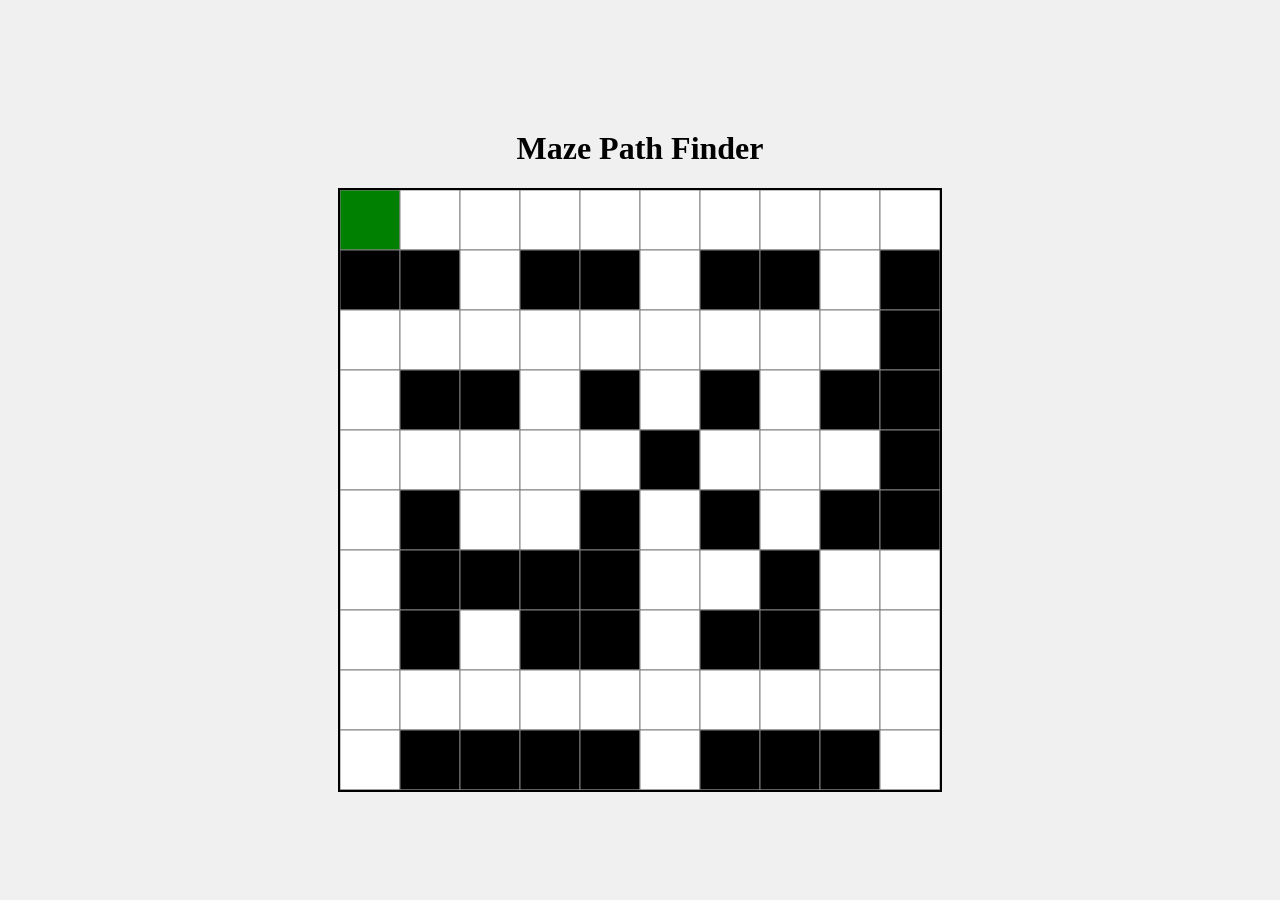
<file: index.html>
<!DOCTYPE html>
<html lang="en">
<head>
    <meta charset="UTF-8">
    <meta name="viewport" content="width=device-width, initial-scale=1.0">
    <meta name="author" content="Amir Arsalan Tayebi (Team Lead)">
    <title>Maze Path Finder</title>
    <style>
        canvas {
            border: 2px solid black;
            max-width: 100%;
            height: auto;
            direction: rtl;
        }
        body {
            display: flex;
            justify-content: center;
            align-items: center;
            min-height: 100vh;
            background-color: #f0f0f0;
            flex-direction: column;
            margin: 0;
            padding: 0;
        }
        h1 {
            font-size: 2rem;
        }

        /* Media queries for different screen sizes */
        @media (max-width: 768px) {
            h1 {
                font-size: 1.5rem;
            }
            canvas {
                width: 90vw;
                height: 90vw;
            }
        }

        @media (max-width: 480px) {
            h1 {
                font-size: 1.25rem;
            }
            canvas {
                width: 90vw;
                height: 90vw;
            }
        }
    </style>
</head>
<body>
    <h1>Maze Path Finder</h1>
    <canvas id="mazeCanvas" width="600" height="600"></canvas>

    <script>
    class MazePathFinder {
        constructor() {
            this.canvas = document.getElementById('mazeCanvas');
            this.ctx = this.canvas.getContext('2d');
            this.cellSize = Math.floor(this.canvas.width / 10); // Adjust cell size based on canvas size
            
            this.maze = [
                ['S', 0, 0, 0, 0, 0, 0, 0, 0, 0],
                [1, 1, 0, 1, 1, 0, 1, 1, 0, 1],
                [0, 0, 0, 0, 0, 0, 0, 0, 0, 1],
                [0, 1, 1, 0, 1, 0, 1, 0, 1, 1],
                [0, 0, 0, 0, 0, 1, 0, 0, 0, 1],
                [0, 1, 0, 0, 1, 0, 1, 0, 1, 1],
                [0, 1, 1, 1, 1, 0, 0, 1, 0, 0],
                [0, 1, 0, 1, 1, 0, 1, 1, 0, 0],
                [0, 0, 0, 0, 0, 0, 0, 0, 0, 0],
                [0, 1, 1, 1, 1, 0, 1, 1, 1, 0],
                [0, 0, 0, 0, 0, 0, 0, 0, 0, 'E']
            ];
        }

        drawMaze() {
            this.ctx.clearRect(0, 0, this.canvas.width, this.canvas.height);
            
            for (let y = 0; y < this.maze.length; y++) {
                for (let x = 0; x < this.maze[y].length; x++) {
                    const cell = this.maze[y][x];

                    if (cell === 1) {
                        this.ctx.fillStyle = 'black';  // Wall
                    } else if (cell === 'S') {
                        this.ctx.fillStyle = 'green';  // Start
                    } else if (cell === 'E') {
                        this.ctx.fillStyle = 'red';    // End
                    } else {
                        this.ctx.fillStyle = 'white';  // Open path
                    }

                    this.ctx.fillRect(
                        x * this.cellSize, 
                        y * this.cellSize, 
                        this.cellSize, 
                        this.cellSize
                    );

                    this.ctx.strokeStyle = 'gray';
                    this.ctx.strokeRect(
                        x * this.cellSize, 
                        y * this.cellSize, 
                        this.cellSize, 
                        this.cellSize
                    );
                }
            }
        }

        findPath() {
            const start = this.findStart();
            const queue = [[start]];
            const visited = new Set([`${start[0]},${start[1]}`]);

            const directions = [[0,1], [1,0], [0,-1], [-1,0]];

            while (queue.length > 0) {
                const path = queue.shift();
                const [x, y] = path[path.length - 1];

                if (this.maze[x][y] === 'E') {
                    this.animatePath(path);
                    return path;
                }

                for (let [dx, dy] of directions) {
                    const nx = x + dx;
                    const ny = y + dy;

                    if (
                        nx >= 0 && nx < this.maze.length &&
                        ny >= 0 && ny < this.maze[0].length &&
                        this.maze[nx][ny] !== 1 &&
                        !visited.has(`${nx},${ny}`)
                    ) {
                        const newPath = [...path, [nx, ny]];
                        queue.push(newPath);
                        visited.add(`${nx},${ny}`);
                    }
                }
            }
            return null;
        }

        findStart() {
            for (let x = 0; x < this.maze.length; x++) {
                for (let y = 0; y < this.maze[x].length; y++) {
                    if (this.maze[x][y] === 'S') return [x, y];
                }
            }
        }

        animatePath(path) {
            let step = 0;
            const animate = () => {
                if (step < path.length) {
                    const [x, y] = path[step];
                    
                    this.ctx.fillStyle = 'blue';
                    this.ctx.fillRect(
                        y * this.cellSize, 
                        x * this.cellSize, 
                        this.cellSize, 
                        this.cellSize
                    );

                    step++;
                    setTimeout(animate, 200);
                }
            };
            animate();
        }

        init() {
            this.drawMaze();
            setTimeout(() => this.findPath(), 1000);
        }
    }

    window.onload = () => {
        const maze = new MazePathFinder();
        maze.init();
    };
    </script>
</body>
</html>
</file>
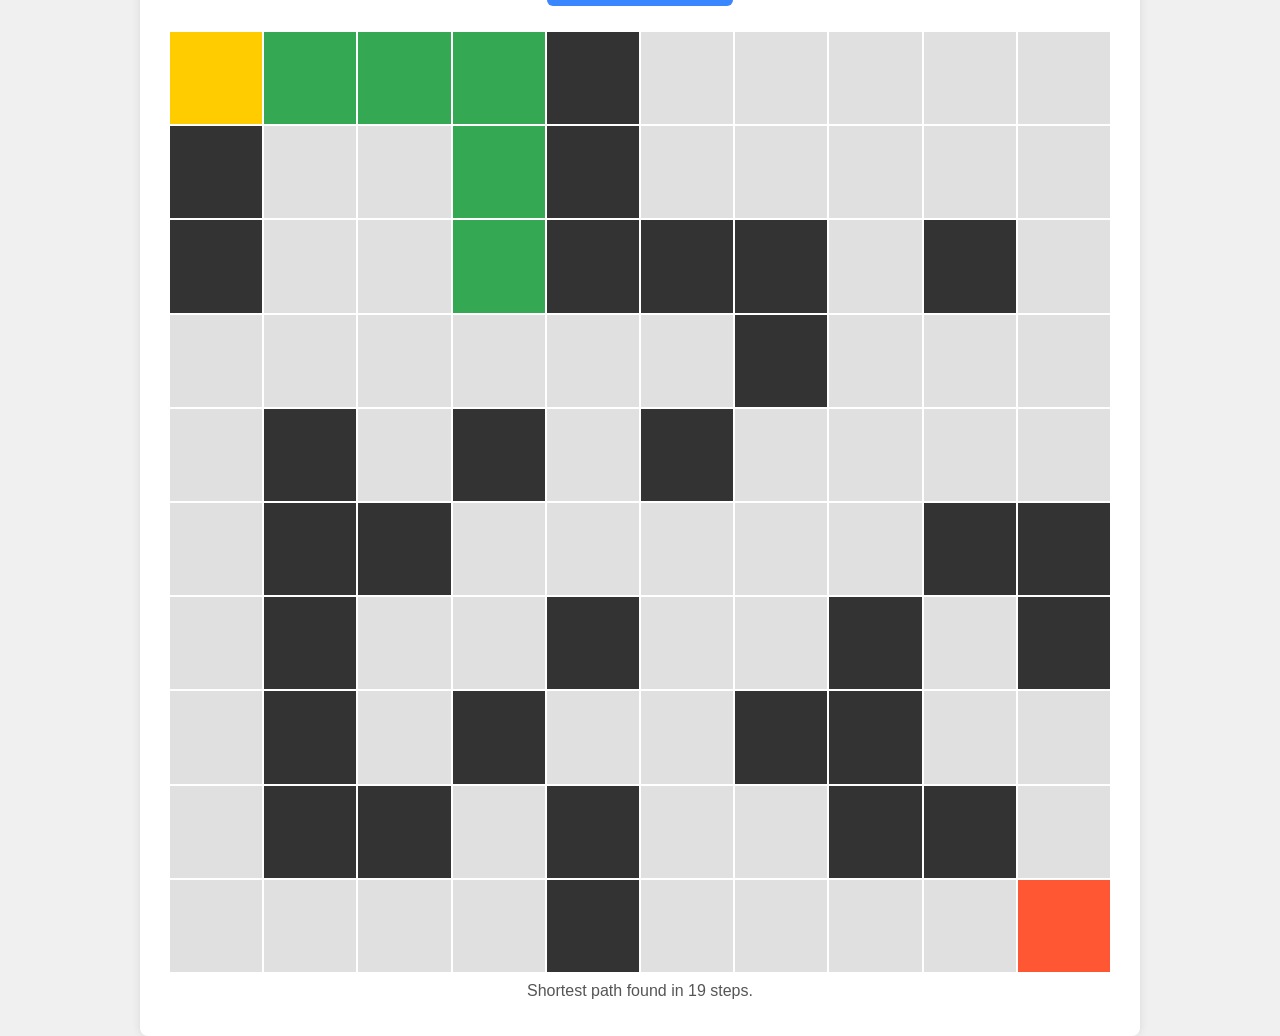
<file: random-maze.html>
<!DOCTYPE html>
<html lang="en">
<head>
    <meta charset="UTF-8">
    <meta name="viewport" content="width=device-width, initial-scale=1.0">
    <meta name="author" content="Amir Arsalan Tayebi (Team Lead)">
    <title>Random Maze Generator + BFS</title>
    <link rel="stylesheet" href="styles.css">
    <style>
        #container { padding: 20px; }
        header h1 { margin: 0; font-size: 1.5rem; }
        .toolbar { padding: 16px; text-align: center; }
        #generate-button {
            padding: 10px 20px; font-size: 1rem; border: none; border-radius: 6px;
            background-color: #3a86ff; color: #fff; cursor: pointer;
        }
        #generate-button:hover { background-color: #2f6fd4; }
        #status { text-align: center; padding-bottom: 16px; color: #555; }
    </style>
</head>
<body>
    <div id="container">
        <header><h1>🗺️ Random Maze Generator + BFS Path Finder</h1></header>
        <div class="toolbar">
            <button id="generate-button">Generate New Maze</button>
        </div>
        <main>
            <div id="maze"></div>
        </main>
        <p id="status"></p>
    </div>
    <script src="labyrinth.js"></script>
</body>
</html>
</file>
<file: styles.css>
* {
    box-sizing: border-box;
    margin: 0;
    padding: 0;
}

body {
    font-family: 'Arial', sans-serif;
    background-color: #f0f0f0;
    color: #333;
    display: flex;
    justify-content: center;
    align-items: center;
    height: 100vh;
}

#container {
    width: 80%;
    max-width: 1000px;
    background-color: #fff;
    box-shadow: 0 0 10px rgba(0, 0, 0, 0.1);
    border-radius: 8px;
    overflow: hidden;
}

header {
    background-color: #3a86ff;
    color: white;
    padding: 20px;
    text-align: center;
}

main {
    display: flex;
}

#maze {
    flex: 3;
    display: grid;
    grid-template-columns: repeat(10, 1fr);
    gap: 2px;
    padding: 10px;
}

.cell {
    width: 100%;
    padding-top: 100%;
    position: relative;
}

.cell::after {
    content: '';
    display: block;
    position: absolute;
    top: 0;
    left: 0;
    right: 0;
    bottom: 0;
    background-color: #e0e0e0;
    transition: background-color 0.5s;
}

.cell.wall::after {
    background-color: #333;
}

.cell.path::after {
    background-color: #34a853;
}

.cell.start::after {
    background-color: #ffcc00;
}

.cell.end::after {
    background-color: #ff5733;
}

aside {
    flex: 1;
    padding: 20px;
    background-color: #f8f9fa;
}

#guidePreview img {
    width: 100%;
    margin-top: 10px;
}
</file>
